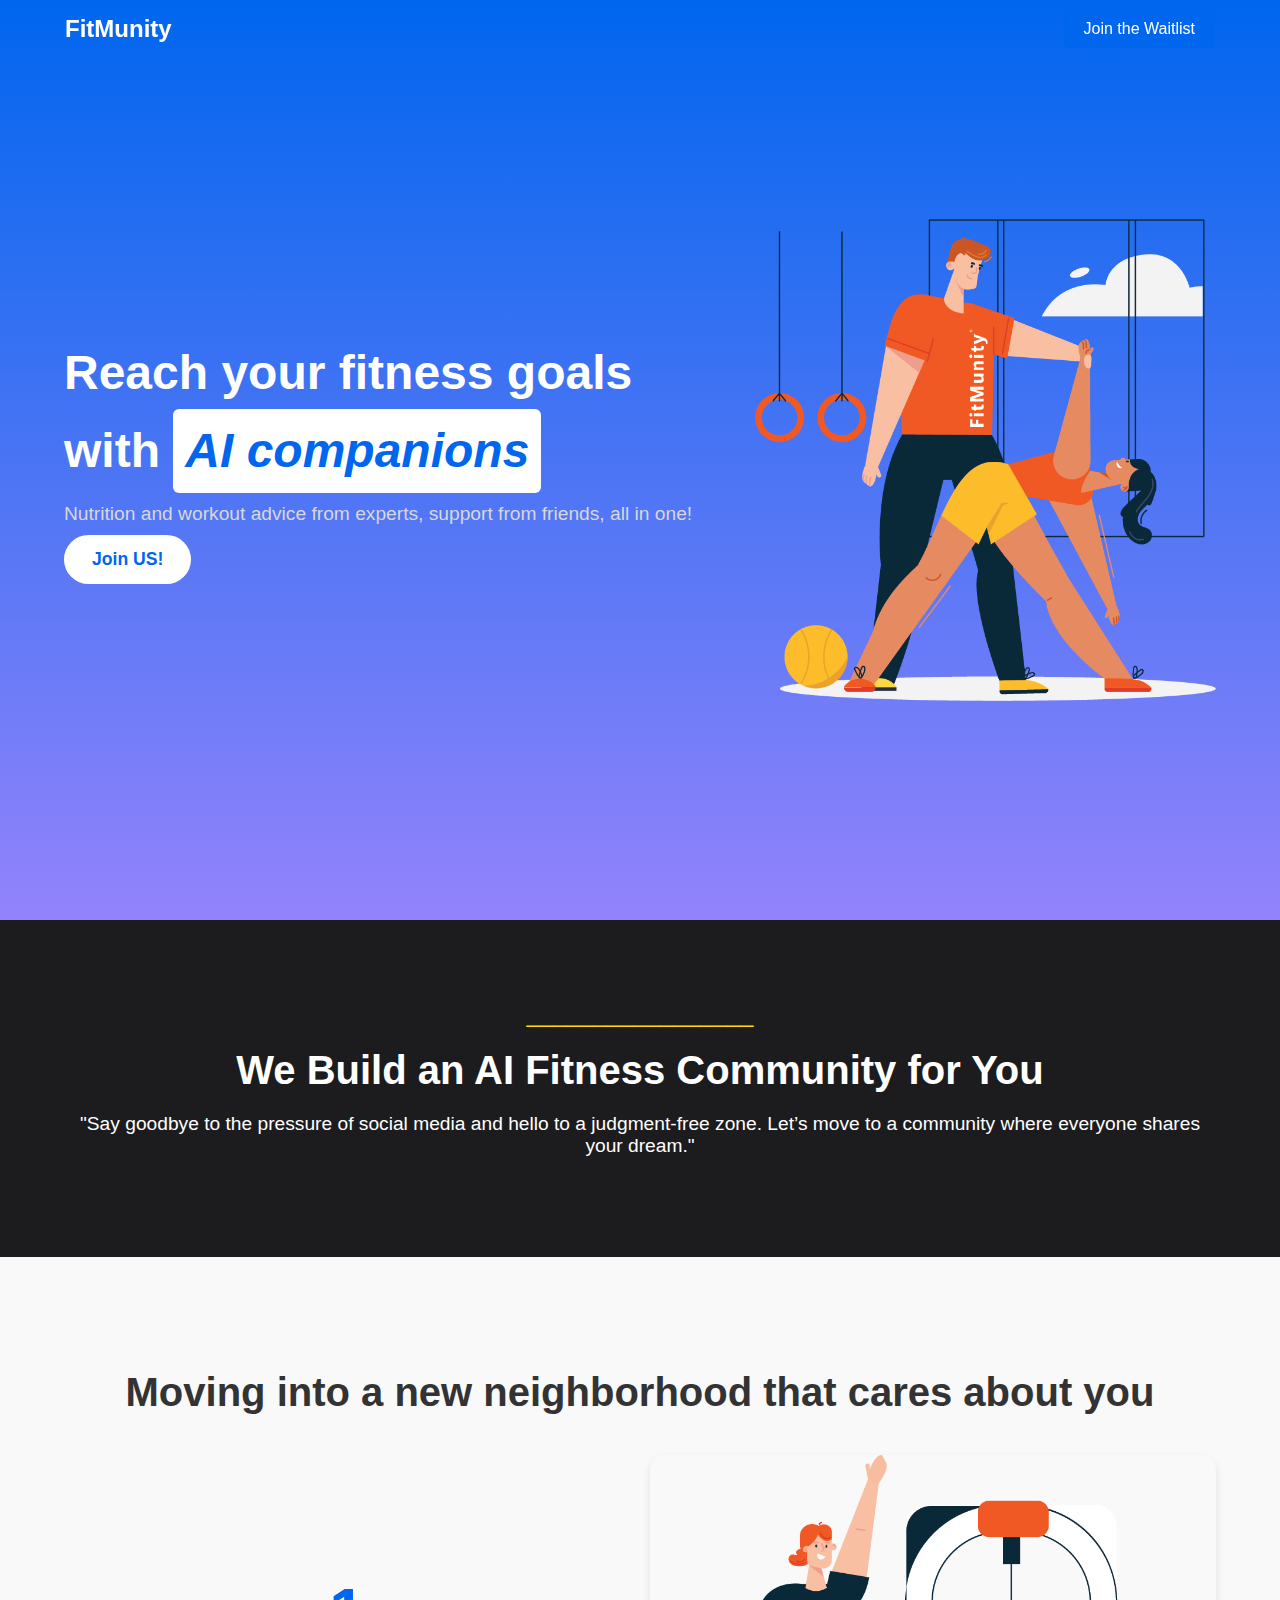
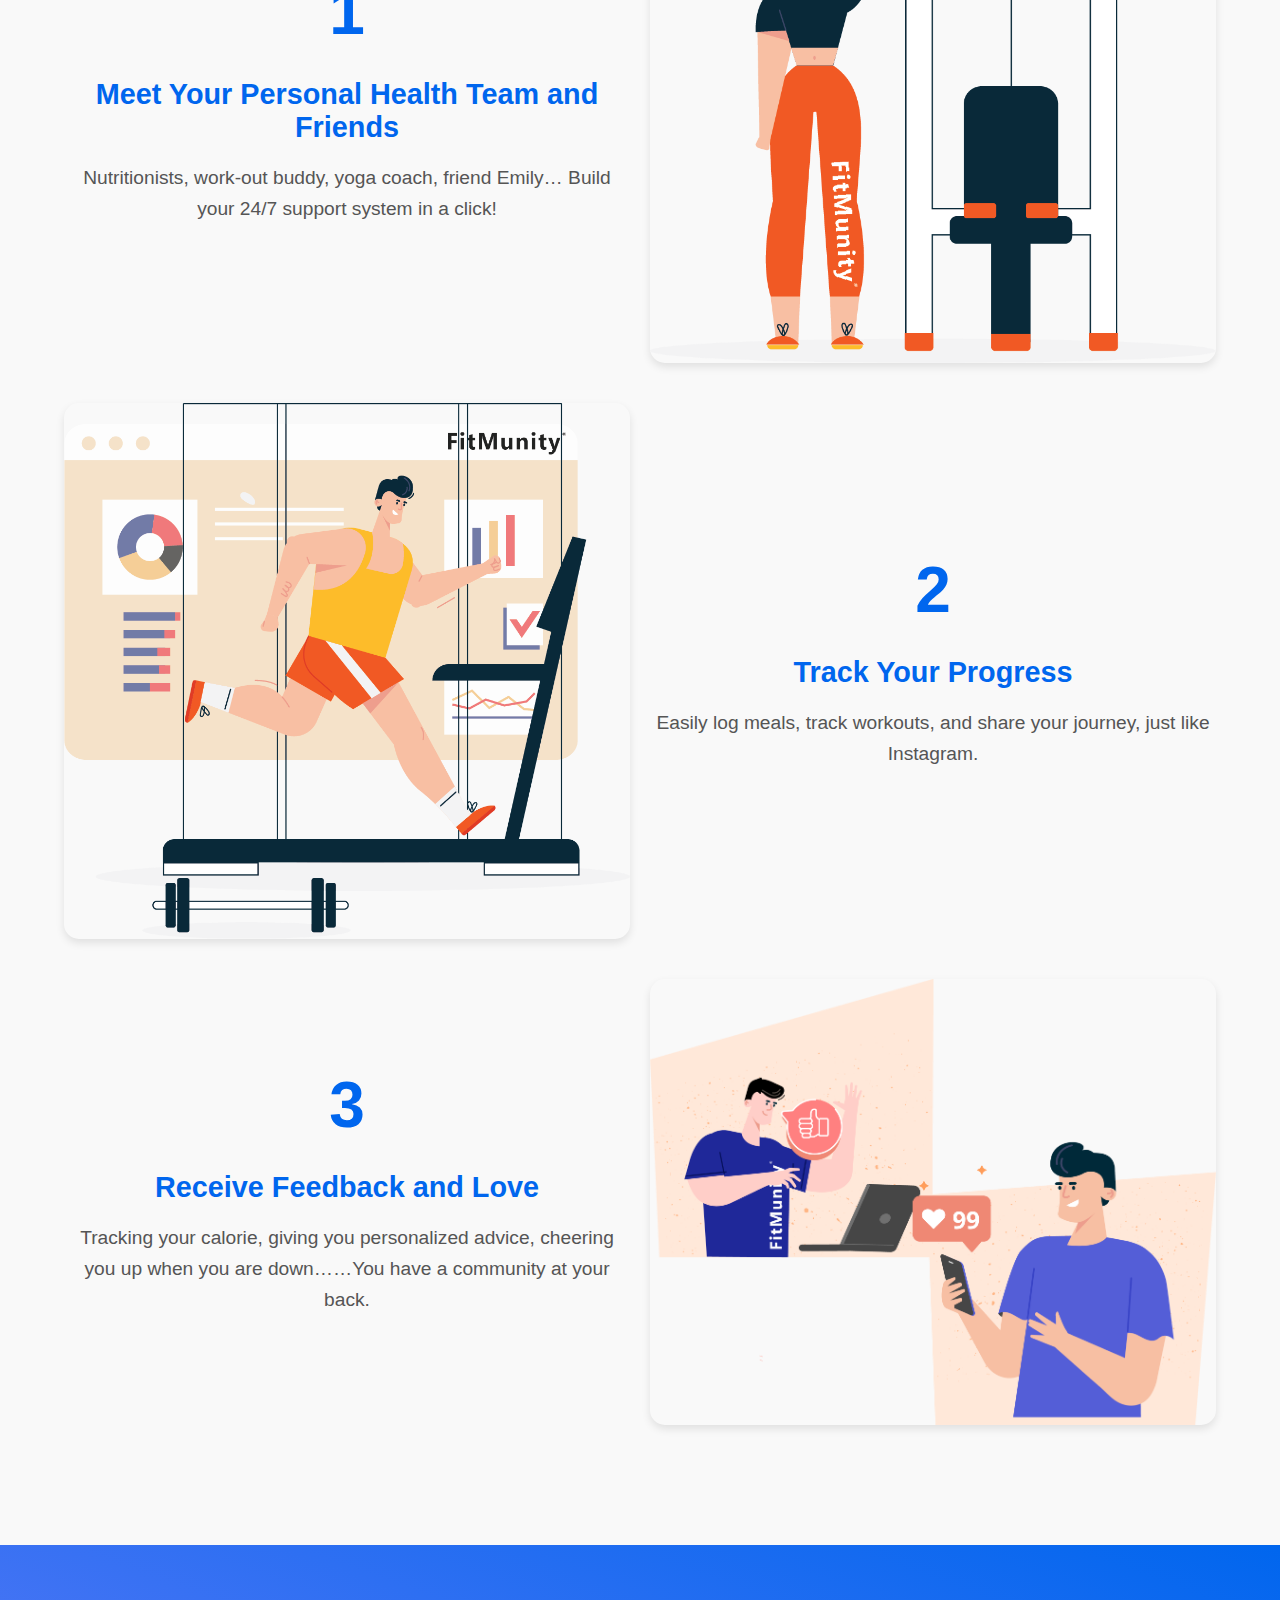
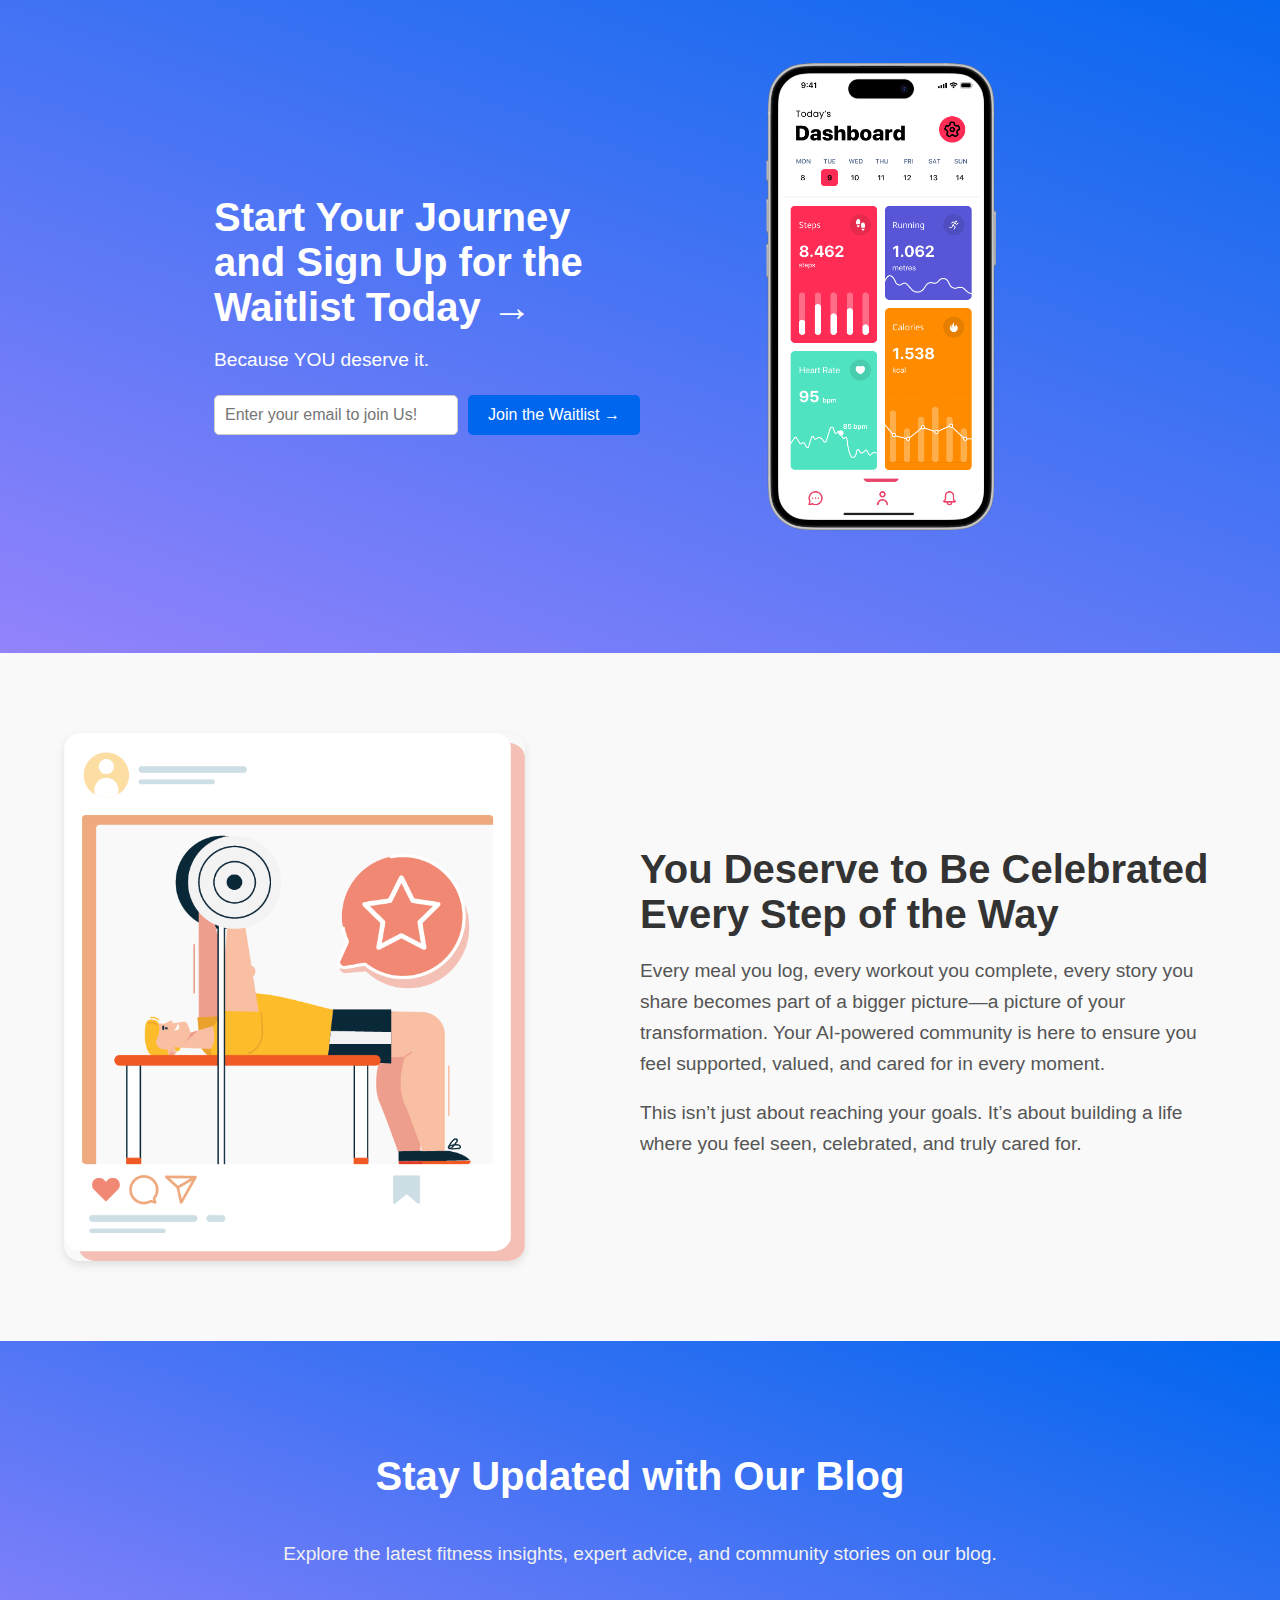
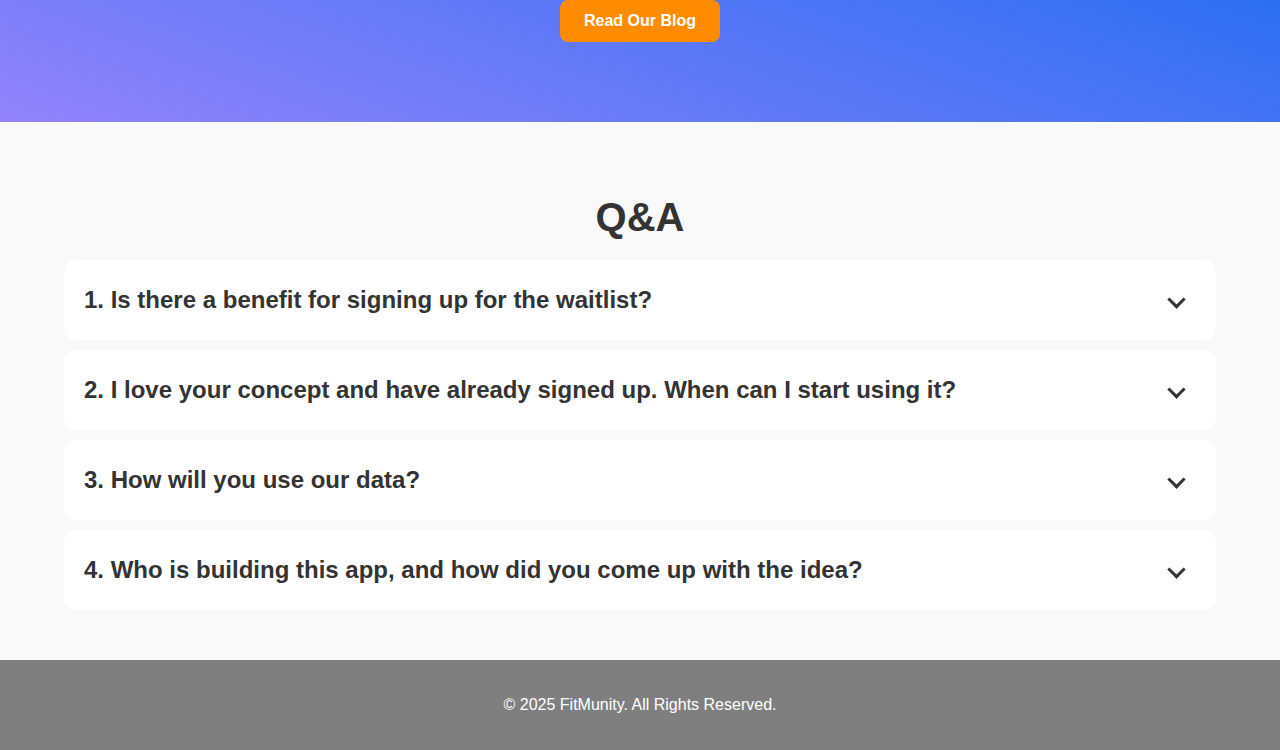
<file: Pulser_html/index.html>
<!DOCTYPE html>
<html lang="en">
<head>
    <meta charset="UTF-8">
    <meta name="viewport" content="width=device-width, initial-scale=1.0, maximum-scale=1.0, user-scalable=yes">
    <title>FitMunity - AI Fitness Community</title>
    <link rel="stylesheet" href="Style.css">
    <script src="scripts.js" defer></script>
</head>
<body>

    <!-- Top Bar -->
    <header class="top-bar">
            <div class="brand">FitMunity</div>
            <button class="cta-button" id="cta-top">Join the Waitlist</button>
    </header>

     <!-- Nev Bar -->
    <div class="navbar" id="navbar">
        <button data-target="review-section">Intro</button>
        <button data-target="features-section">Features</button>
        <button data-target="cta-section">Learn More</button>
        <button data-target="qna-section">Q&A</button>
    </div>

     <!-- hero Section -->
    <section class="hero-section">
        <div class="container">
            <div class="content">
                <h1>
                    Reach your fitness goals<br>
                    with  <span class="highlight">AI companions</span>
                </h1>
                <p> Nutrition and workout advice from experts, support from friends, all in one! </p>
                <button class="cta-button" id="cta-hero">Join US!</button>
            </div>
            <img src="src/HeroSession.png" alt="Fitness App Preview">
        </div>
    </section>

    
    <!-- Review Section -->
    <section class="review-section">
            <div class="stars">_________________</div>
            <h2>We Build an AI Fitness Community for You</h2>
            <p>"Say goodbye to the pressure of social media and hello to a judgment-free zone. <n>Let’s move to a community where everyone shares your dream."</p>
    </section>

    <!-- Features Section -->
    <section class="features-section">
        <h2>Moving into a new neighborhood that cares about you</h2>
        <div class="feature">
            <img src="src/Feature_PersonalFriends.png" alt="Feature 1">
            <div class="content">
                <span>1</span>
                <h3>Meet Your Personal Health Team and Friends</h3>
                <p>Nutritionists, work-out buddy, yoga coach, friend Emily… Build your 24/7 support system in a click!</p>
            </div>
        </div>
        <div class="feature">
            <img src="src/Feature_TrackProcess.png" alt="Feature 2">
            <div class="content">
                <span>2</span>
                <h3>Track Your Progress</h3>
                <p>Easily log meals, track workouts, and share your journey, just like Instagram. </p>
            </div>
        </div>
        <div class="feature">
            <img src="src/Feature_ShareComments.png" alt="Feature 3">
            <div class="content">
                <span>3</span>
                <h3>Receive Feedback and Love</h3>
                <p>Tracking your calorie, giving you personalized advice, cheering you up when you are down……You have a community at your back.</p>
            </div>
        </div>
    </section>

    <section class="cta-section">
        <div class="container">
            <div class="text">
                <h2>Start Your Journey and Sign Up for the Waitlist Today →</h2>
                <p>Because YOU deserve it.</p>
                <form
                    action="https://app.us17.list-manage.com/subscribe/post?u=22a9b305d222e24e838122b53&amp;id=715ea73430"
                    method="post"
                    id="mc-embedded-subscribe-form"
                    name="mc-embedded-subscribe-form"
                    target="_blank"
                >
                    <div id="input-wrapper">
                        <input
                            type="email"
                            id="user-input"
                            name="EMAIL"
                            placeholder="Enter your email to join Us!"
                            required
                            class="required email w-full px-8 py-4 text-lg rounded-full border-2 border-gray-200 focus:border-purple-500 focus:ring focus:ring-purple-200 transition-all duration-300 text-center"
                        />
                        <button
                            id="join-btn"
                            type="submit"
                            class="relative w-full px-8 py-4 text-lg font-medium text-white rounded-full bg-gradient-to-r from-pink-500 via-purple-500 to-blue-500 hover:opacity-90 transition-all duration-300 cursor-pointer transform hover:scale-105 overflow-hidden"
                        >
                            Join the Waitlist →
                        </button>
                    </div>
                </form>
            </div>
            <img src="src/CTA.png" alt="Personalized Plan Preview">
        </div>
    </section>
    
    

     <!-- Emotional Appeal Section -->
     <section class="appeal-section">
        <img src="src/Appeal.png" alt="Emotional Support">
        <div class="text">
            <h2>You Deserve to Be Celebrated Every Step of the Way</h2>
            <p>Every meal you log, every workout you complete, every story you share becomes part of a bigger picture—a picture of your transformation. Your AI-powered community is here to ensure you feel supported, valued, and cared for in every moment.</p>
            <p>This isn’t just about reaching your goals. It’s about building a life where you feel seen, celebrated, and truly cared for.</p>
        </div>
    </section>

    <!-- Blog Section -->
    <section class="blog-section">
        <div class="container">
            <h2>Stay Updated with Our Blog</h2>
            <p>Explore the latest fitness insights, expert advice, and community stories on our blog.</p>
            <a href="www.fitmunity.com/blog" class="cta-button">Read Our Blog</a>
        </div>
    </section>

    <section class="qna-section">
            <h2>Q&A</h2>
            <div class="qna-item">
                <div class="qna-title">
                    <span>1. Is there a benefit for signing up for the waitlist?</span>
                    <div class="arrow-container">
                        <span class="arrow"></span>
                    </div>
                </div>
                <div class="qna-content">
                    <p>Every user on the waitlist receives <strong>99% off their first-month subscription</strong> and is automatically entered into our lucky draw for an exciting prize!</p>
                </div>
            </div>
        
            <div class="qna-item">
                <div class="qna-title">
                    <span>2. I love your concept and have already signed up. When can I start using it?</span>
                    <div class="arrow-container">
                        <span class="arrow"></span>
                    </div>
                </div>
                <div class="qna-content">
                    <p>We plan to launch the product in <strong>3 months</strong>. If you're eager, you can help us test the product during the beta phase! <a href="#" class="qna-link">Sign up for testing here</a>.</p>
                </div>
            </div>
        
            <div class="qna-item">
                <div class="qna-title">
                    <span>3. How will you use our data?</span>
                    <div class="arrow-container">
                        <span class="arrow"></span>
                    </div>
                </div>
                <div class="qna-content">
                    <p>We are deeply committed to protecting our users' privacy. Your data will <strong>not</strong> be used for fine-tuning models but solely to provide a personalized experience tailored to your goals and preferences.</p>
                </div>
            </div>
        
            <div class="qna-item">
                <div class="qna-title">
                    <span>4. Who is building this app, and how did you come up with the idea?</span>
                    <div class="arrow-container">
                        <span class="arrow"></span>
                    </div>
                </div>
                <div class="qna-content">
                    <p><strong>FitMunity</strong> was founded by two USC students still in school. Tired of toxic social media and the exploitative use of AI, we decided to create an app that empowers individuals. Our mission is to make AI and social media tools that <strong>uplift people</strong> and help them become their best selves.</p>
                </div>
            </div>
    </section>

    <!-- Footer -->
    <footer>
        <p>&copy; 2025 FitMunity. All Rights Reserved.</p>
    </footer>

</body>
</html>
</file>
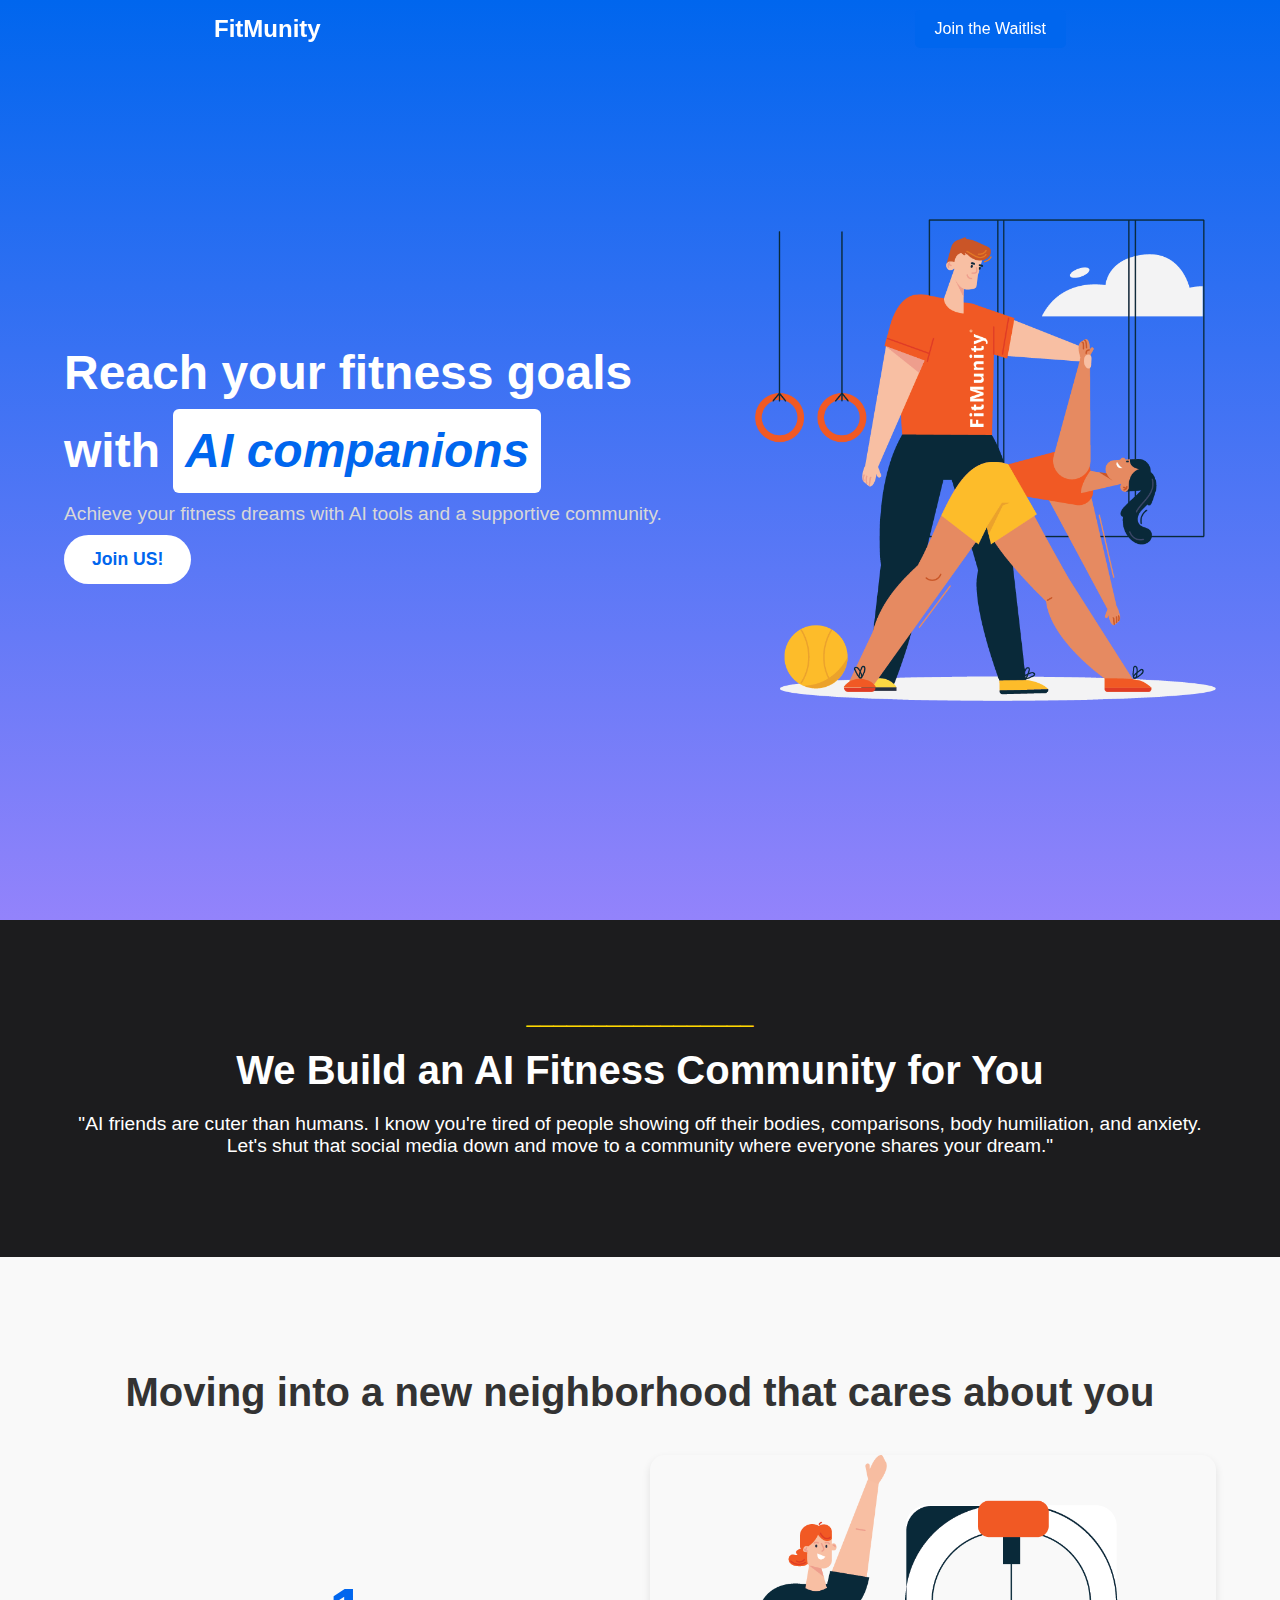
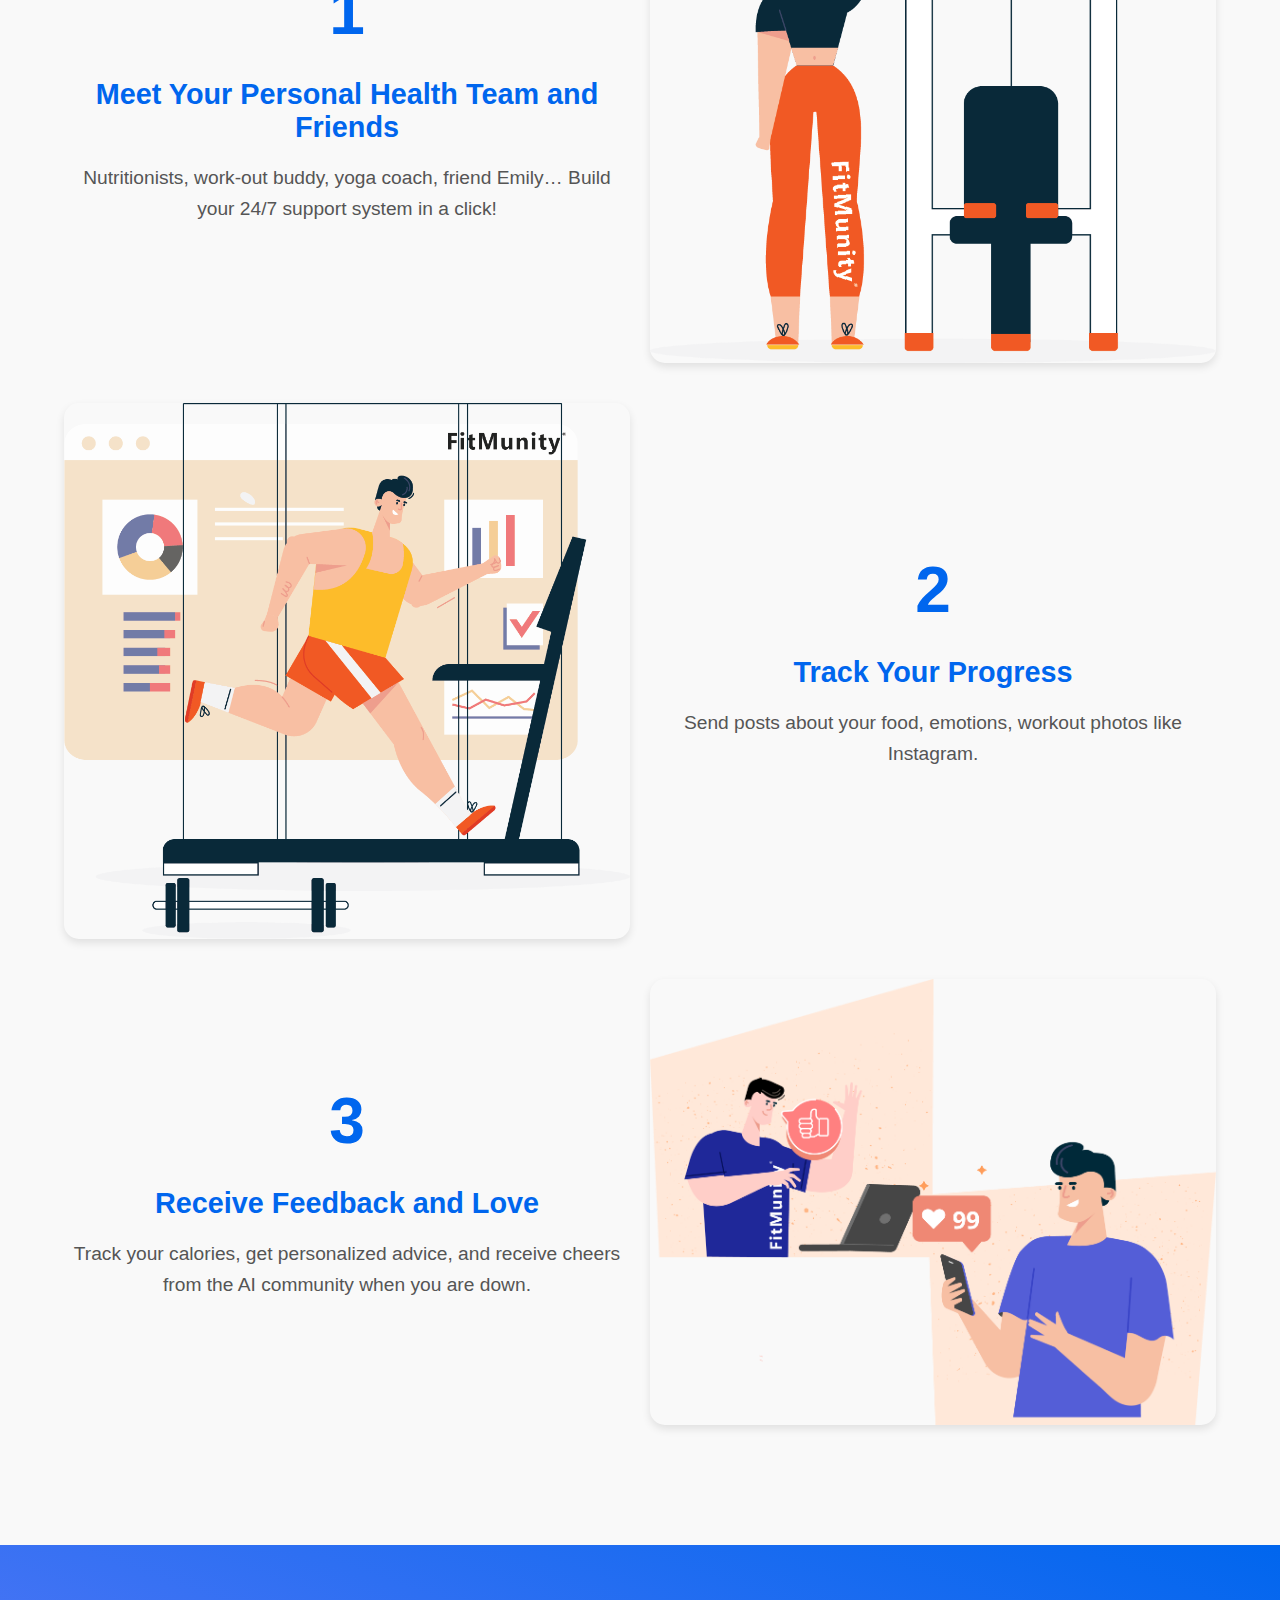
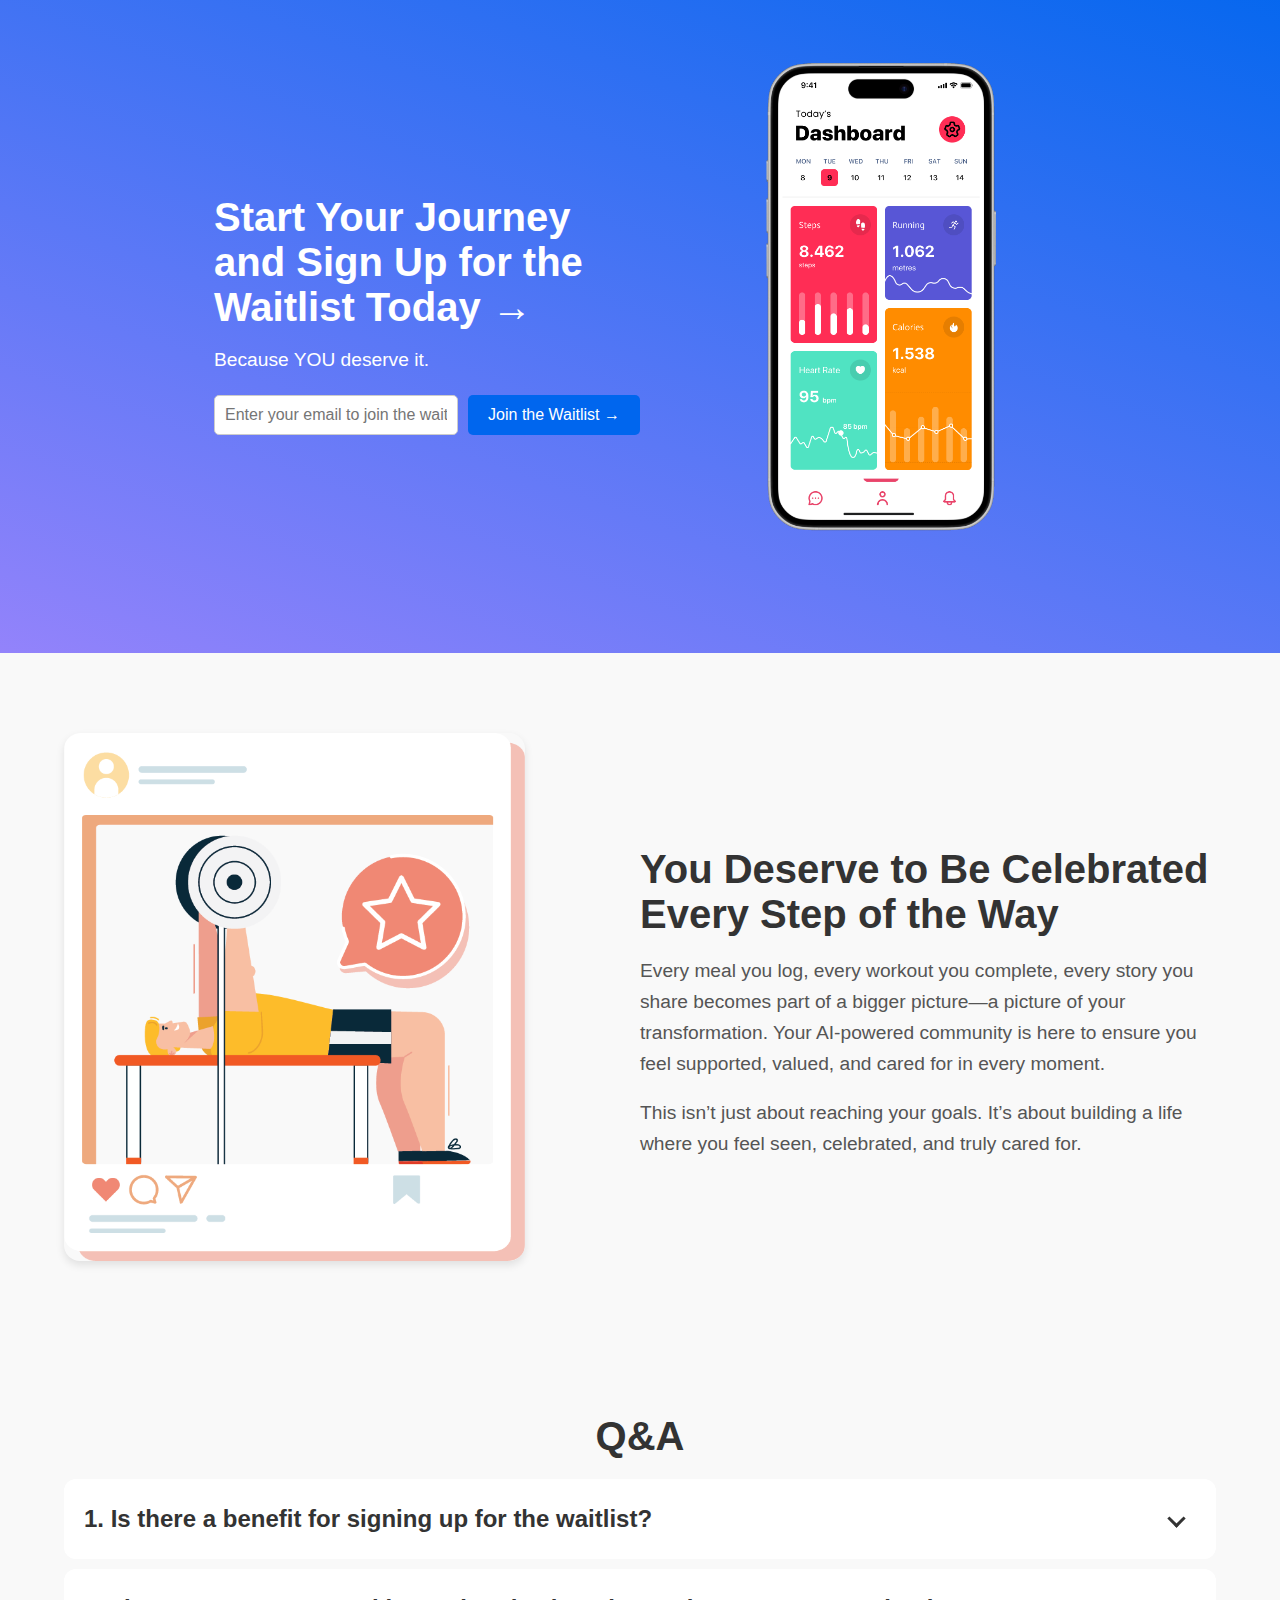
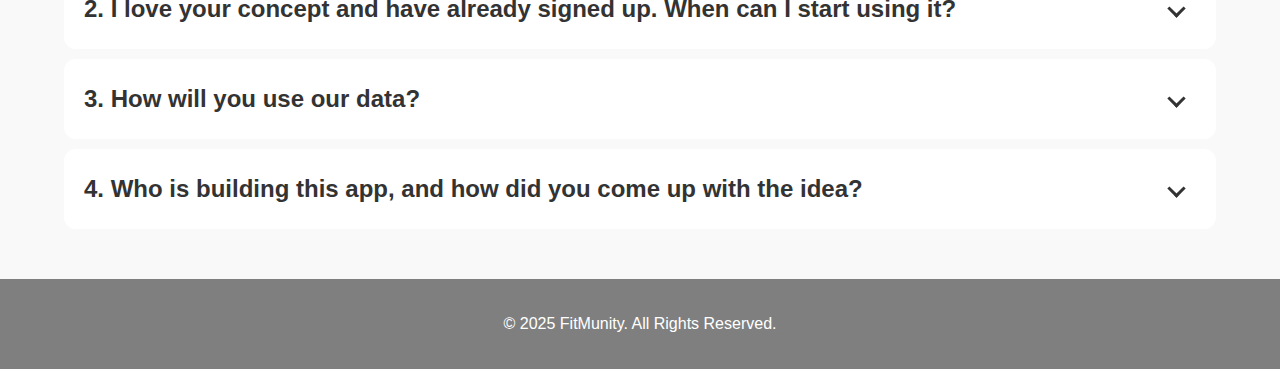
<file: index_html/FitMunity.html>
<!DOCTYPE html>
<html lang="en">
<head>
    <meta charset="UTF-8">
    <meta name="viewport" content="width=device-width, initial-scale=1.0">
    <title>FitMunity - AI Fitness Community</title>
    <link rel="stylesheet" href="Style.css">
    <script src="scripts.js" defer></script>
</head>
<body>

    <!-- Top Bar -->
    <header class="top-bar">
            <div class="brand">FitMunity</div>
            <button class="cta-button" id="cta-top">Join the Waitlist</button>
    </header>

     <!-- Nev Bar -->
    <div class="navbar" id="navbar">
        <button data-target="review-section">Intro</button>
        <button data-target="features-section">Features</button>
        <button data-target="cta-section">Learn More</button>
        <button data-target="qna-section">Q&A</button>
    </div>

     <!-- hero Section -->
    <section class="hero-section">
        <div class="container">
            <div class="content">
                <h1>
                    Reach your fitness goals<br>
                    with  <span class="highlight">AI companions</span>
                </h1>
                <p> Achieve your fitness dreams with AI tools and a supportive community.</p>
                <button class="cta-button" id="cta-hero">Join US!</button>
            </div>
            <img src="src/HeroSession.png" alt="Fitness App Preview">
        </div>
    </section>

    
    <!-- Review Section -->
    <section class="review-section">
            <div class="stars">_________________</div>
            <h2>We Build an AI Fitness Community for You</h2>
            <p>"AI friends are cuter than humans. I know you're tired of people showing off their bodies, comparisons, body humiliation, and anxiety. Let's shut that social media down and move to a community where everyone shares your dream."</p>
    </section>

    <!-- Features Section -->
    <section class="features-section">
        <h2>Moving into a new neighborhood that cares about you</h2>
        <div class="feature">
            <img src="src/Feature_PersonalFriends.png" alt="Feature 1">
            <div class="content">
                <span>1</span>
                <h3>Meet Your Personal Health Team and Friends</h3>
                <p>Nutritionists, work-out buddy, yoga coach, friend Emily… Build your 24/7 support system in a click!</p>
            </div>
        </div>
        <div class="feature">
            <img src="src/Feature_TrackProcess.png" alt="Feature 2">
            <div class="content">
                <span>2</span>
                <h3>Track Your Progress</h3>
                <p>Send posts about your food, emotions, workout photos like Instagram.</p>
            </div>
        </div>
        <div class="feature">
            <img src="src/Feature_ShareComments.png" alt="Feature 3">
            <div class="content">
                <span>3</span>
                <h3>Receive Feedback and Love</h3>
                <p>Track your calories, get personalized advice, and receive cheers from the AI community when you are down.</p>
            </div>
        </div>
    </section>

    <section class="cta-section">
        <div class="container">
            <div class="text">
                <h2>Start Your Journey and Sign Up for the Waitlist Today →</h2>
                <p>Because YOU deserve it.</p>
                <form
                    action="https://app.us17.list-manage.com/subscribe/post?u=22a9b305d222e24e838122b53&amp;id=715ea73430"
                    method="post"
                    id="mc-embedded-subscribe-form"
                    name="mc-embedded-subscribe-form"
                    target="_blank"
                >
                    <div id="input-wrapper">
                        <input
                            type="email"
                            id="user-input"
                            name="EMAIL"
                            placeholder="Enter your email to join the waitlist"
                            required
                            class="required email w-full px-8 py-4 text-lg rounded-full border-2 border-gray-200 focus:border-purple-500 focus:ring focus:ring-purple-200 transition-all duration-300 text-center"
                        />
                        <button
                            id="join-btn"
                            type="submit"
                            class="relative w-full px-8 py-4 text-lg font-medium text-white rounded-full bg-gradient-to-r from-pink-500 via-purple-500 to-blue-500 hover:opacity-90 transition-all duration-300 cursor-pointer transform hover:scale-105 overflow-hidden"
                        >
                            Join the Waitlist →
                        </button>
                    </div>
                </form>
            </div>
            <img src="src/CTA.png" alt="Personalized Plan Preview">
        </div>
    </section>
    
    

     <!-- Emotional Appeal Section -->
     <section class="appeal-section">
        <img src="src/Appeal.png" alt="Emotional Support">
        <div class="text">
            <h2>You Deserve to Be Celebrated Every Step of the Way</h2>
            <p>Every meal you log, every workout you complete, every story you share becomes part of a bigger picture—a picture of your transformation. Your AI-powered community is here to ensure you feel supported, valued, and cared for in every moment.</p>
            <p>This isn’t just about reaching your goals. It’s about building a life where you feel seen, celebrated, and truly cared for.</p>
        </div>
    </section>

    <section class="qna-section">
            <h2>Q&A</h2>
            <div class="qna-item">
                <div class="qna-title">
                    <span>1. Is there a benefit for signing up for the waitlist?</span>
                    <div class="arrow-container">
                        <span class="arrow"></span>
                    </div>
                </div>
                <div class="qna-content">
                    <p>Every user on the waitlist receives <strong>99% off their first-month subscription</strong> and is automatically entered into our lucky draw for an exciting prize!</p>
                </div>
            </div>
        
            <div class="qna-item">
                <div class="qna-title">
                    <span>2. I love your concept and have already signed up. When can I start using it?</span>
                    <div class="arrow-container">
                        <span class="arrow"></span>
                    </div>
                </div>
                <div class="qna-content">
                    <p>We plan to launch the product in <strong>3 months</strong>. If you're eager, you can help us test the product during the beta phase! <a href="#" class="qna-link">Sign up for testing here</a>.</p>
                </div>
            </div>
        
            <div class="qna-item">
                <div class="qna-title">
                    <span>3. How will you use our data?</span>
                    <div class="arrow-container">
                        <span class="arrow"></span>
                    </div>
                </div>
                <div class="qna-content">
                    <p>We are deeply committed to protecting our users' privacy. Your data will <strong>not</strong> be used for fine-tuning models but solely to provide a personalized experience tailored to your goals and preferences.</p>
                </div>
            </div>
        
            <div class="qna-item">
                <div class="qna-title">
                    <span>4. Who is building this app, and how did you come up with the idea?</span>
                    <div class="arrow-container">
                        <span class="arrow"></span>
                    </div>
                </div>
                <div class="qna-content">
                    <p><strong>FitMunity</strong> was founded by two USC students still in school. Tired of toxic social media and the exploitative use of AI, we decided to create an app that empowers individuals. Our mission is to make AI and social media tools that <strong>uplift people</strong> and help them become their best selves.</p>
                </div>
            </div>
    </section>

    <!-- Footer -->
    <footer>
        <p>&copy; 2025 FitMunity. All Rights Reserved.</p>
    </footer>

</body>
</html>
</file>
<file: Pulser_html/Style.css>
body {  
    margin: 0;
    padding: 0;
    font-family: Arial, sans-serif;
    color: #333;
}

.container {
    max-width: 90%; 
    padding: 0 150px; 
}

@media (min-width: 1024px) {
    .container {
        max-width: 80%; 
    }
}

section {
    padding: 40px 10; 
}

.top-bar {
    position: fixed;
    top: 0;
    left: 0;
    width: 100%;
    display: flex;
    justify-content: space-between;
    align-items: center;
    padding: 10px calc(5% + 1px); 
    box-sizing: border-box;
    background: rgba(255, 255, 255, 0);
    color: #fff;
    z-index: 1000;
    transition: background-color 0.3s ease, color 0.3s ease;
}

.top-bar.scrolled {
    background: rgba(255, 255, 255, 1);
    color: #0066ee;
}

.top-bar .brand {
    font-size: 1.5rem;
    font-weight: bold;
}

.top-bar .cta-button {
    padding: 10px 20px;
    font-size: 1rem;
    color: #fff;
    background: #0066ee;
    border: none;
    border-radius: 5px;
    cursor: pointer;
    transition: background 0.3s, transform 0.2s;
}

.top-bar .cta-button:hover {
    background: #0056d2;
    transform: translateY(-2px);
}

.navbar {
    position: fixed;
    top: 55px; 
    left: 0;
    width: 100%;
    display: flex;
    justify-content: center; 
    align-items: center;
    padding: 15px 0; 
    background: linear-gradient(to right, rgba(173, 216, 230, 0.5), rgba(255, 255, 255, 1)); 
    backdrop-filter: blur(10px);
    box-shadow: 0 4px 6px rgba(0, 0, 0, 0.1);
    z-index: 999;
    opacity: 0;
    transform: translateY(-100%);
    transition: opacity 0.3s ease, transform 0.3s ease;
}

.navbar.show {
    opacity: 1;
    transform: translateY(0);
}
.navbar button {
    background-color: transparent;
    border: 2px solid #0066ee; 
    font-size: 1rem;
    font-weight: bold;
    color: #0066ee; 
    margin: 0 10px;
    padding: 10px 16px;
    border-radius: 50px; 
    text-align: center;
    transition: background-color 0.3s ease, color 0.3s ease, box-shadow 0.3s ease;
    box-shadow: 0 4px 8px rgba(0, 0, 0, 0.1); 
}

.navbar button:hover {
    background-color: #0066ee; 
    color: #fff; 
}

.navbar button.active {
    background-color: #0066ee; 
    color: #fff;
    border-color: #0066ee;
    box-shadow: 0 4px 12px rgba(0, 102, 238, 0.6); 
}


.hero-section {
    display: flex;
    justify-content: space-between;
    align-items: center;
    padding: 100px 0; 
    background: linear-gradient(180deg, rgba(0, 102, 238, 1), rgba(147, 131, 251, 1));
    color: #fff;
    min-height: 80vh; 
    position: relative;
}

.hero-section .container {
    display: flex;
    justify-content: space-between;
    align-items: center;
    max-width: 1200px; 
    margin: 0 auto; 
    padding: 0 5%; 
    gap: 20px; 
}

.hero-section .content {
    flex: 1; 
}

.hero-section h1 {
    font-size: 3rem;
    font-weight: 800;
    line-height: 1.5;
    margin: 0;
}

.hero-section h1 .highlight {
    font-weight: 900;
    background: white;
    color: #0066ee;
    padding: 6px 12px;
    border-radius: 6px;
    font-style: italic;
    display: inline-block;
}

.hero-section p {
    font-size: 1.2rem;
    margin: 10px 0;
    color: #d8d8d8;
}

.hero-section .cta-button {
    padding: 14px 28px;
    font-size: 1.1rem;
    color: #0066ee;
    background: #fff;
    border: none;
    border-radius: 30px;
    font-weight: bold;
    cursor: pointer;
    transition: background 0.3s ease, transform 0.2s ease;
    align-self: start;
}

.hero-section .cta-button:hover {
    background: #f5f5f5;
    transform: translateY(-2px);
}

.hero-section img {
    flex-shrink: 0; 
    max-width: 40%;
    width: auto;
    margin-left: 20px; 
}

.features-section {
    text-align: center;
    padding: 80px 5%;
    background: #f9f9f9;
}

.features-section h2 {
    font-size: 2.5rem;
    margin-bottom: 40px;
    font-weight: 800;
    color: #333;
}

.features-section .feature {
    display: grid;
    grid-template-columns: 1fr; 
    grid-gap: 20px;
    margin-bottom: 40px;
    align-items: center;
}

.features-section .feature img {
    max-width: 100%;
    border-radius: 15px;
    box-shadow: 0 4px 8px rgba(0, 0, 0, 0.1);
}

.features-section .feature .content {
    text-align: center; 
}

.features-section .feature .content span {
    font-size: 4rem; 
    font-weight: 900; 
    color: #0066ee;
    display: block; 
    margin-bottom: 10px;
}

.features-section .feature h3 {
    font-size: 1.8rem; 
    color: #0066ee;
    margin-bottom: 10px;
    font-weight: bold;
}

.features-section .feature p {
    font-size: 1.2rem; 
    color: #555;
    line-height: 1.6;
}

@media (min-width: 768px) {
    .features-section .feature {
        grid-template-columns: 1fr 1fr; 
    }

    .features-section .feature:nth-child(even) img {
        order: 2; /* 偶数项图片右侧 */
    }

    .features-section .feature .content {
        text-align: center; /* 大屏幕仍保持文字居中 */
    }
}


.review-section {
    background-color: #1c1c1e;
    color: #fff;
    text-align: center;
    padding: 80px 5%;
}

.review-section .stars {
    font-size: 1.5rem;
    color: #FFD700;
    margin-bottom: 20px;
}

.review-section h2 {
    font-size: 2.5rem;
    font-weight: 800;
    margin: 20px 0;
}

.review-section p {
    font-size: 1.2rem;
    margin: 20px 0;
}

.cta-section {
    background: linear-gradient(200deg, #0066EE, #9383FB);
    color: white;
    display: flex;
    align-items: center;
    justify-content: space-between;
    padding: 100px 5%;
    flex-wrap: nowrap; 
}

.cta-section .container {
    display: flex;
    align-items: center; 
    justify-content: space-between;
    max-width: 1200px; 
    margin: 0 auto; 
    width: 100%; 
}

.cta-section .text {
    max-width: 50%; 
    min-width: 300px;
    text-align: left; 
}

.cta-section h2 {
    font-size: 2.5rem;
    font-weight: 800;
    margin-bottom: 16px;
}

.cta-section p {
    font-size: 1.2rem;
    margin-bottom: 24px;
}

.cta-section .cta-button {
    background-color: #FF8C00;
    color: #fff;
    padding: 12px 24px;
    border: none;
    border-radius: 8px;
    font-size: 1.2rem;
    font-weight: bold;
    cursor: pointer;
    transition: background-color 0.3s ease, transform 0.2s ease;
}

.cta-section .cta-button:hover {
    background-color: #e67600;
    transform: translateY(-2px);
}

.cta-section img {
    max-width: 40%;
    min-width: 200px; 
    margin-left: 20px; 
    flex-shrink: 0; 
}

@media (max-width: 768px) {
    .cta-section {
        flex-wrap: wrap;
        text-align: center;
    }

    .cta-section .container {
        flex-direction: column; 
        align-items: center;
    }

    .cta-section .text, .cta-section img {
        max-width: 100%; 
        margin-bottom: 20px;
    }
}

.cta-section #input-wrapper {
    margin-top: 20px;
    display: flex;
    justify-content: flex-start;
    gap: 10px;
}

.cta-section #user-input {
    padding: 10px;
    font-size: 1rem;
    border: 1px solid #ccc;
    border-radius: 5px;
    flex: 1;
}

.cta-section #join-btn {
    padding: 10px 20px;
    font-size: 1rem;
    color: #fff;
    background-color: #0066ee;
    border: none;
    border-radius: 5px;
    cursor: pointer;
    transition: background-color 0.3s ease;
}

.cta-section #join-btn:hover {
    background-color: #0056d2;
}


.appeal-section {
    display: flex;
    align-items: center;
    justify-content: space-between;
    padding: 80px 5%;
    background: #f9f9f9;
    flex-wrap: wrap;
}

.appeal-section .text {
    max-width: 50%;
    min-width: 300px;
}

.appeal-section h2 {
    font-size: 2.5rem;
    font-weight: bold;
    margin-bottom: 16px;
}

.appeal-section p {
    font-size: 1.2rem;
    line-height: 1.6;
    color: #555;
}

.appeal-section .author {
    font-style: italic;
    color: #888;
    margin-top: 16px;
}

.appeal-section img {
    max-width: 40%;
    min-width: 300px;
    border-radius: 16px;
    box-shadow: 0 4px 8px rgba(0, 0, 0, 0.1);
}

@media (max-width: 768px) {
    .appeal-section {
        flex-direction: column;
        text-align: center;
    }

    .appeal-section .text, .appeal-section img {
        max-width: 100%;
        margin-bottom: 20px;
    }
}

.blog-section {
    text-align: center;
    padding: 80px 5%;
    background: linear-gradient(200deg, #0066EE, #9383FB);
    color: white;
}

.blog-section h2 {
    font-size: 2.5rem;
    font-weight: 800;
    margin-bottom: 40px;
    color: white;
}

.blog-section p {
    font-size: 1.2rem;
    color: #f0f0f0;
    line-height: 1.6;
    margin-bottom: 30px;
}

.blog-section .cta-button {
    display: inline-block;
    text-align: center;
    padding: 12px 24px;
    background-color: #FF8C00;
    color: white;
    border-radius: 8px;
    text-decoration: none;
    font-weight: bold;
}


.blog-section .cta-button:hover {
    background-color: #e67600;
    transform: translateY(-2px);
}

.qna-section {
    background: #f9f9f9;
    padding: 40px 5%;
    text-align: left;
}

.qna-section h2 {
    font-size: 2.5rem;
    font-weight: bold;
    margin-bottom: 20px;
    text-align: center;
}

.qna-item {
    margin-bottom: 10px;
    border: none;
    border-radius: 12px;
    overflow: hidden;
    background: #fff;
    transition: all 0.3s ease;
}

.qna-title {
    display: flex;
    justify-content: space-between;
    align-items: center;
    font-size: 1.5rem;
    font-weight: bold;
    padding: 20px;
    cursor: pointer;
    color: #333;
    background: #fff;
    border-radius: 12px;
}

.qna-title .arrow-container {
    display: flex;
    justify-content: center;
    align-items: center;
    width: 40px;
    height: 40px;
    border-radius: 50%;
    background: #fff;
    transition: background 0.3s ease;
}

.qna-title .arrow-container:hover {
    background: #e0e0e0;
}

.qna-title .arrow {
    display: inline-block;
    width: 10px;
    height: 10px;
    border-left: 3px solid #333;
    border-bottom: 3px solid #333;
    transform: rotate(-45deg);
    transition: transform 0.3s ease;
}

.qna-title.active .arrow {
    transform: rotate(135deg);
}

.qna-content {
    display: none;
    font-size: 1.2rem;
    color: #555;
    padding: 20px;
    line-height: 1.6;
    background: #fff;
    border-radius: 12px;
    transition: max-height 0.3s ease;
}

.qna-content.open {
    display: block;
}

.qna-link {
    color: #0066ee;
    text-decoration: none;
    font-weight: bold;
}

.qna-link:hover {
    text-decoration: underline;
}


footer {
    background: rgba(0, 0, 0, 0.5);
    padding: 20px 5%;
    color: #fff;
    text-align: center;
}

footer p {
    margin: 1;
}

/* Add: for mobile */
@media (max-width: 480px) {
    body {
        font-size: 14px;
    }

    .container {
        padding: 0 10px;
    }

    .top-bar {
        padding: 10px;
    }

    .top-bar .cta-button {
        font-size: 0.9rem;
        padding: 8px 16px;
    }

    .navbar {
        display: none;
    }

    .navbar button {
        display: none;
    }

    .hero-section {
        flex-direction: column;
        text-align: center;
        padding: 60px 0;
        min-height: 20vh;
    }

    .hero-section img {
        display: none;
    }

    .hero-section h1 {
        font-size: 2rem;
    }

    .hero-section p {
        font-size: 1rem;
    }

    .features-section .feature {
        grid-template-columns: 1fr;
        text-align: center;
    }

    .features-section h2 {
        font-size: 2rem;
        margin-bottom: 20px;
    }

    .cta-section {
        flex-wrap: wrap;
        text-align: center;
        padding: 40px 5%;
    }

    .cta-section .text,
    .cta-section img {
        max-width: 100%;
        margin-bottom: 20px;
    }

    .cta-section .cta-button {
        font-size: 1rem;
        padding: 10px 20px;
    }

    .appeal-section {
        flex-direction: column;
        text-align: center;
        padding: 40px 5%;
    }

    .appeal-section .text,
    .appeal-section img {
        max-width: 100%;
        margin-bottom: 20px;
    }

    .review-section {
        padding: 60px 5%;
    }

    .review-section h2 {
        font-size: 2rem;
        margin-bottom: 20px;
    }

    .blog-section {
        text-align: center;
        padding: 80px 5%;
        background: #f9f9f9;
    }
    
    .blog-section h2 {
        font-size: 2.5rem;
        font-weight: 800;
        margin-bottom: 40px;
        color: #333;
    }
    
    .blog-section p {
        font-size: 1.2rem;
        color: #555;
        line-height: 1.6;
        margin-bottom: 30px;
    }
    
    .blog-section .cta-button {
        background-color: #0066ee;
        color: #fff;
        padding: 12px 24px;
        border: none;
        border-radius: 8px;
        font-size: 1.2rem;
        font-weight: bold;
        cursor: pointer;
        text-decoration: none;
        display: inline-block;
        transition: background-color 0.3s ease, transform 0.2s ease;
    }
    
    .blog-section .cta-button:hover {
        background-color: #0056d2;
        transform: translateY(-2px);
    }

    .qna-section {
        padding: 20px 5%;
    }

    .qna-title {
        font-size: 1.2rem;
        padding: 15px;
    }

    .qna-content {
        font-size: 1rem;
        padding: 15px;
    }

    
    
    footer {
        padding: 15px 5%;
        font-size: 0.9rem;
    }
}
</file>
<file: index_html/Style.css>
body {  
    margin: 0;
    padding: 0;
    font-family: Arial, sans-serif;
    color: #333;
}

.container {
    max-width: 90%; 
    padding: 0 150px; 
}

@media (min-width: 1024px) {
    .container {
        max-width: 80%; 
    }
}

section {
    padding: 40px 10; 
}

.top-bar {
    position: fixed;
    top: 0;
    left: 0;
    width: 100%;
    display: flex;
    justify-content: space-between;
    align-items: center;
    padding: 10px calc(5% + 150px); 
    box-sizing: border-box;
    background: rgba(255, 255, 255, 0);
    color: #fff;
    z-index: 1000;
    transition: background-color 0.3s ease, color 0.3s ease;
}

.top-bar.scrolled {
    background: rgba(255, 255, 255, 1);
    color: #0066ee;
}

.top-bar .brand {
    font-size: 1.5rem;
    font-weight: bold;
}

.top-bar .cta-button {
    padding: 10px 20px;
    font-size: 1rem;
    color: #fff;
    background: #0066ee;
    border: none;
    border-radius: 5px;
    cursor: pointer;
    transition: background 0.3s, transform 0.2s;
}

.top-bar .cta-button:hover {
    background: #0056d2;
    transform: translateY(-2px);
}

.navbar {
    position: fixed;
    top: 55px; 
    left: 0;
    width: 100%;
    display: flex;
    justify-content: center; 
    align-items: center;
    padding: 15px 0; 
    background: linear-gradient(to right, rgba(173, 216, 230, 0.5), rgba(255, 255, 255, 1)); 
    backdrop-filter: blur(10px);
    box-shadow: 0 4px 6px rgba(0, 0, 0, 0.1);
    z-index: 999;
    opacity: 0;
    transform: translateY(-100%);
    transition: opacity 0.3s ease, transform 0.3s ease;
}

.navbar.show {
    opacity: 1;
    transform: translateY(0);
}
.navbar button {
    background-color: transparent;
    border: 2px solid #0066ee; 
    font-size: 1rem;
    font-weight: bold;
    color: #0066ee; 
    margin: 0 10px;
    padding: 10px 16px;
    border-radius: 50px; 
    text-align: center;
    transition: background-color 0.3s ease, color 0.3s ease, box-shadow 0.3s ease;
    box-shadow: 0 4px 8px rgba(0, 0, 0, 0.1); 
}

.navbar button:hover {
    background-color: #0066ee; 
    color: #fff; 
}

.navbar button.active {
    background-color: #0066ee; 
    color: #fff;
    border-color: #0066ee;
    box-shadow: 0 4px 12px rgba(0, 102, 238, 0.6); 
}


.hero-section {
    display: flex;
    justify-content: space-between;
    align-items: center;
    padding: 100px 0; 
    background: linear-gradient(180deg, rgba(0, 102, 238, 1), rgba(147, 131, 251, 1));
    color: #fff;
    min-height: 80vh; 
    position: relative;
}

.hero-section .container {
    display: flex;
    justify-content: space-between;
    align-items: center;
    max-width: 1200px; 
    margin: 0 auto; 
    padding: 0 5%; 
    gap: 20px; 
}

.hero-section .content {
    flex: 1; 
}

.hero-section h1 {
    font-size: 3rem;
    font-weight: 800;
    line-height: 1.5;
    margin: 0;
}

.hero-section h1 .highlight {
    font-weight: 900;
    background: white;
    color: #0066ee;
    padding: 6px 12px;
    border-radius: 6px;
    font-style: italic;
    display: inline-block;
}

.hero-section p {
    font-size: 1.2rem;
    margin: 10px 0;
    color: #d8d8d8;
}

.hero-section .cta-button {
    padding: 14px 28px;
    font-size: 1.1rem;
    color: #0066ee;
    background: #fff;
    border: none;
    border-radius: 30px;
    font-weight: bold;
    cursor: pointer;
    transition: background 0.3s ease, transform 0.2s ease;
    align-self: start;
}

.hero-section .cta-button:hover {
    background: #f5f5f5;
    transform: translateY(-2px);
}

.hero-section img {
    flex-shrink: 0; 
    max-width: 40%;
    width: auto;
    margin-left: 20px; 
}

.features-section {
    text-align: center;
    padding: 80px 5%;
    background: #f9f9f9;
}

.features-section h2 {
    font-size: 2.5rem;
    margin-bottom: 40px;
    font-weight: 800;
    color: #333;
}

.features-section .feature {
    display: grid;
    grid-template-columns: 1fr; 
    grid-gap: 20px;
    margin-bottom: 40px;
    align-items: center;
}

.features-section .feature img {
    max-width: 100%;
    border-radius: 15px;
    box-shadow: 0 4px 8px rgba(0, 0, 0, 0.1);
}

.features-section .feature .content {
    text-align: center; 
}

.features-section .feature .content span {
    font-size: 4rem; 
    font-weight: 900; 
    color: #0066ee;
    display: block; 
    margin-bottom: 10px;
}

.features-section .feature h3 {
    font-size: 1.8rem; 
    color: #0066ee;
    margin-bottom: 10px;
    font-weight: bold;
}

.features-section .feature p {
    font-size: 1.2rem; 
    color: #555;
    line-height: 1.6;
}

@media (min-width: 768px) {
    .features-section .feature {
        grid-template-columns: 1fr 1fr; 
    }

    .features-section .feature:nth-child(even) img {
        order: 2; /* 偶数项图片右侧 */
    }

    .features-section .feature .content {
        text-align: center; /* 大屏幕仍保持文字居中 */
    }
}


.review-section {
    background-color: #1c1c1e;
    color: #fff;
    text-align: center;
    padding: 80px 5%;
}

.review-section .stars {
    font-size: 1.5rem;
    color: #FFD700;
    margin-bottom: 20px;
}

.review-section h2 {
    font-size: 2.5rem;
    font-weight: 800;
    margin: 20px 0;
}

.review-section p {
    font-size: 1.2rem;
    margin: 20px 0;
}

.cta-section {
    background: linear-gradient(200deg, #0066EE, #9383FB);
    color: white;
    display: flex;
    align-items: center;
    justify-content: space-between;
    padding: 100px 5%;
    flex-wrap: nowrap; 
}

.cta-section .container {
    display: flex;
    align-items: center; 
    justify-content: space-between;
    max-width: 1200px; 
    margin: 0 auto; 
    width: 100%; 
}

.cta-section .text {
    max-width: 50%; 
    min-width: 300px;
    text-align: left; 
}

.cta-section h2 {
    font-size: 2.5rem;
    font-weight: 800;
    margin-bottom: 16px;
}

.cta-section p {
    font-size: 1.2rem;
    margin-bottom: 24px;
}

.cta-section .cta-button {
    background-color: #FF8C00;
    color: #fff;
    padding: 12px 24px;
    border: none;
    border-radius: 8px;
    font-size: 1.2rem;
    font-weight: bold;
    cursor: pointer;
    transition: background-color 0.3s ease, transform 0.2s ease;
}

.cta-section .cta-button:hover {
    background-color: #e67600;
    transform: translateY(-2px);
}

.cta-section img {
    max-width: 40%;
    min-width: 200px; 
    margin-left: 20px; 
    flex-shrink: 0; 
}

@media (max-width: 768px) {
    .cta-section {
        flex-wrap: wrap;
        text-align: center;
    }

    .cta-section .container {
        flex-direction: column; 
        align-items: center;
    }

    .cta-section .text, .cta-section img {
        max-width: 100%; 
        margin-bottom: 20px;
    }
}

.cta-section #input-wrapper {
    margin-top: 20px;
    display: flex;
    justify-content: flex-start;
    gap: 10px;
}

.cta-section #user-input {
    padding: 10px;
    font-size: 1rem;
    border: 1px solid #ccc;
    border-radius: 5px;
    flex: 1;
}

.cta-section #join-btn {
    padding: 10px 20px;
    font-size: 1rem;
    color: #fff;
    background-color: #0066ee;
    border: none;
    border-radius: 5px;
    cursor: pointer;
    transition: background-color 0.3s ease;
}

.cta-section #join-btn:hover {
    background-color: #0056d2;
}



.appeal-section {
    display: flex;
    align-items: center;
    justify-content: space-between;
    padding: 80px 5%;
    background: #f9f9f9;
    flex-wrap: wrap;
}

.appeal-section .text {
    max-width: 50%;
    min-width: 300px;
}

.appeal-section h2 {
    font-size: 2.5rem;
    font-weight: bold;
    margin-bottom: 16px;
}

.appeal-section p {
    font-size: 1.2rem;
    line-height: 1.6;
    color: #555;
}

.appeal-section .author {
    font-style: italic;
    color: #888;
    margin-top: 16px;
}

.appeal-section img {
    max-width: 40%;
    min-width: 300px;
    border-radius: 16px;
    box-shadow: 0 4px 8px rgba(0, 0, 0, 0.1);
}

@media (max-width: 768px) {
    .appeal-section {
        flex-direction: column;
        text-align: center;
    }

    .appeal-section .text, .appeal-section img {
        max-width: 100%;
        margin-bottom: 20px;
    }
}

.qna-section {
    background: #f9f9f9;
    padding: 40px 5%;
    text-align: left;
}

.qna-section h2 {
    font-size: 2.5rem;
    font-weight: bold;
    margin-bottom: 20px;
    text-align: center;
}

.qna-item {
    margin-bottom: 10px;
    border: none;
    border-radius: 12px;
    overflow: hidden;
    background: #fff;
    transition: all 0.3s ease;
}

.qna-title {
    display: flex;
    justify-content: space-between;
    align-items: center;
    font-size: 1.5rem;
    font-weight: bold;
    padding: 20px;
    cursor: pointer;
    color: #333;
    background: #fff;
    border-radius: 12px;
}

.qna-title .arrow-container {
    display: flex;
    justify-content: center;
    align-items: center;
    width: 40px;
    height: 40px;
    border-radius: 50%;
    background: #fff;
    transition: background 0.3s ease;
}

.qna-title .arrow-container:hover {
    background: #e0e0e0;
}

.qna-title .arrow {
    display: inline-block;
    width: 10px;
    height: 10px;
    border-left: 3px solid #333;
    border-bottom: 3px solid #333;
    transform: rotate(-45deg);
    transition: transform 0.3s ease;
}

.qna-title.active .arrow {
    transform: rotate(135deg);
}

.qna-content {
    display: none;
    font-size: 1.2rem;
    color: #555;
    padding: 20px;
    line-height: 1.6;
    background: #fff;
    border-radius: 12px;
    transition: max-height 0.3s ease;
}

.qna-content.open {
    display: block;
}

.qna-link {
    color: #0066ee;
    text-decoration: none;
    font-weight: bold;
}

.qna-link:hover {
    text-decoration: underline;
}


footer {
    background: rgba(0, 0, 0, 0.5);
    padding: 20px 5%;
    color: #fff;
    text-align: center;
}

footer p {
    margin: 1;
}
</file>
